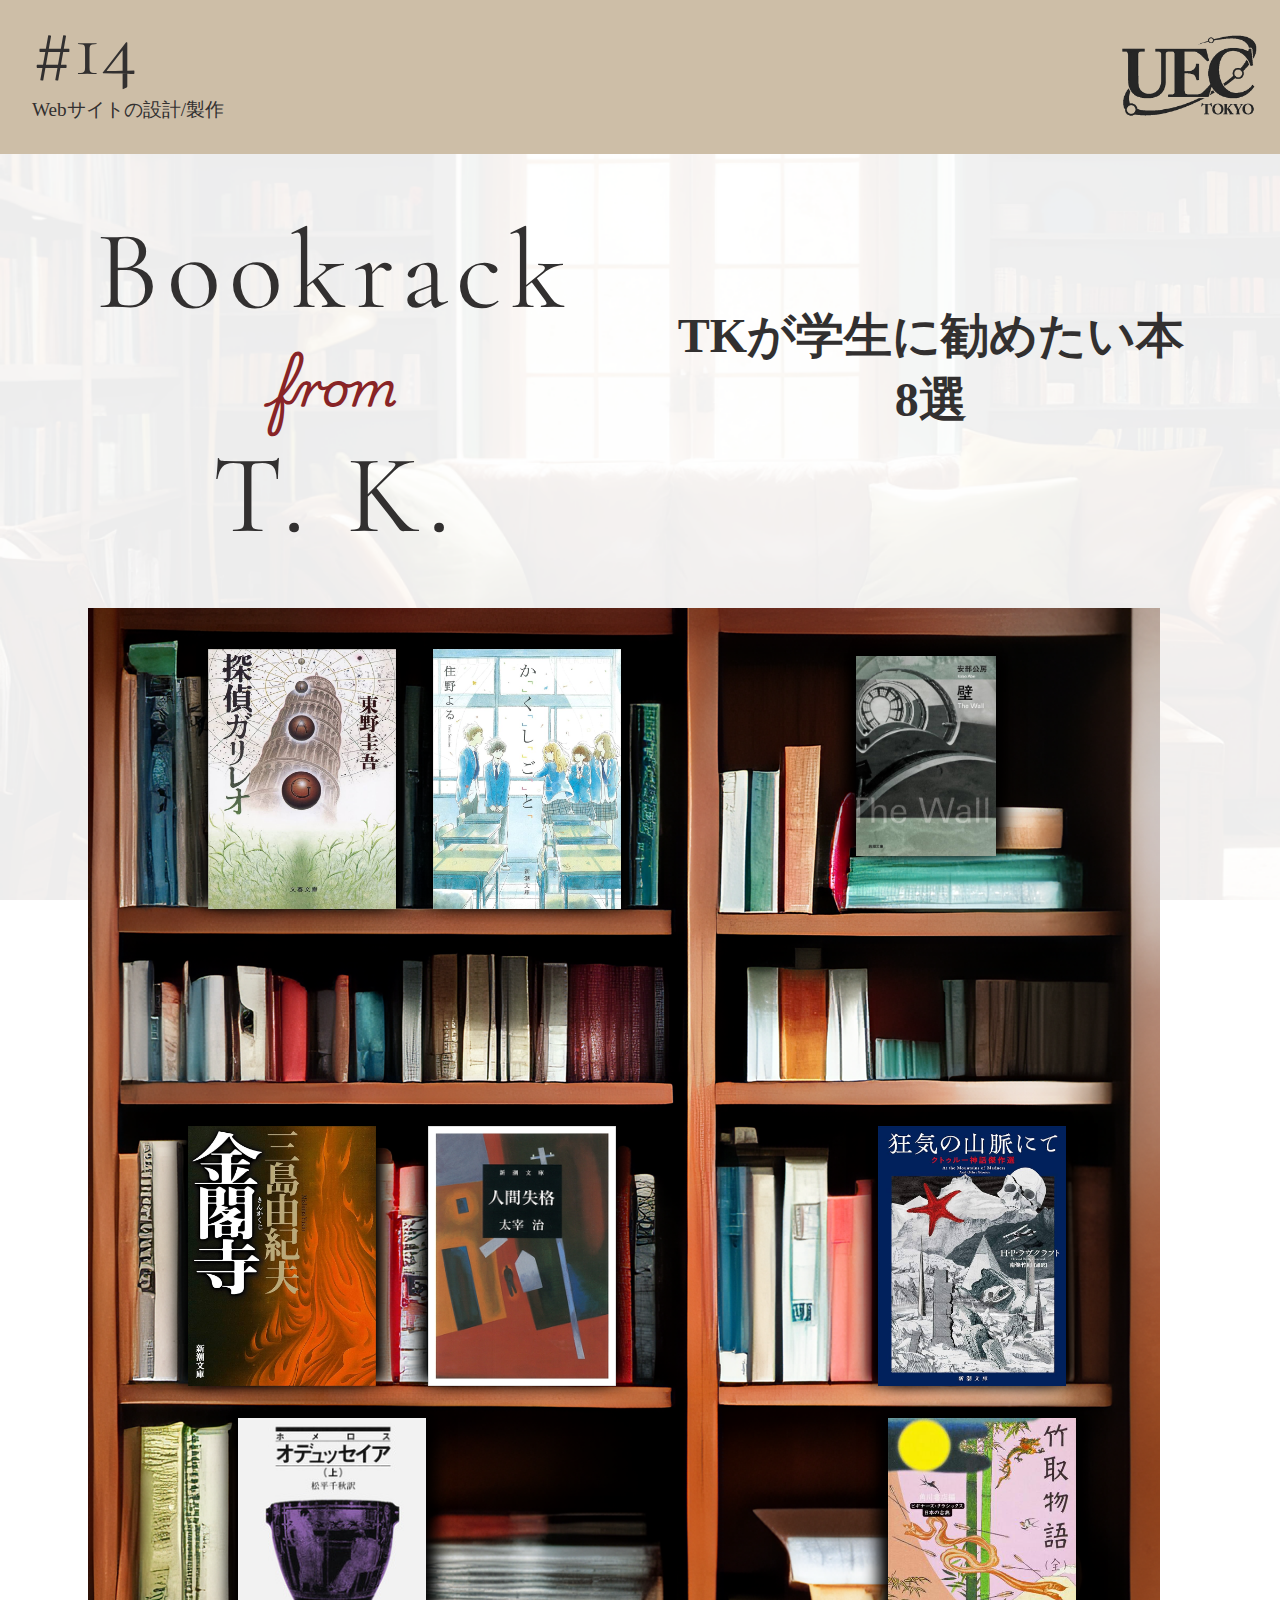
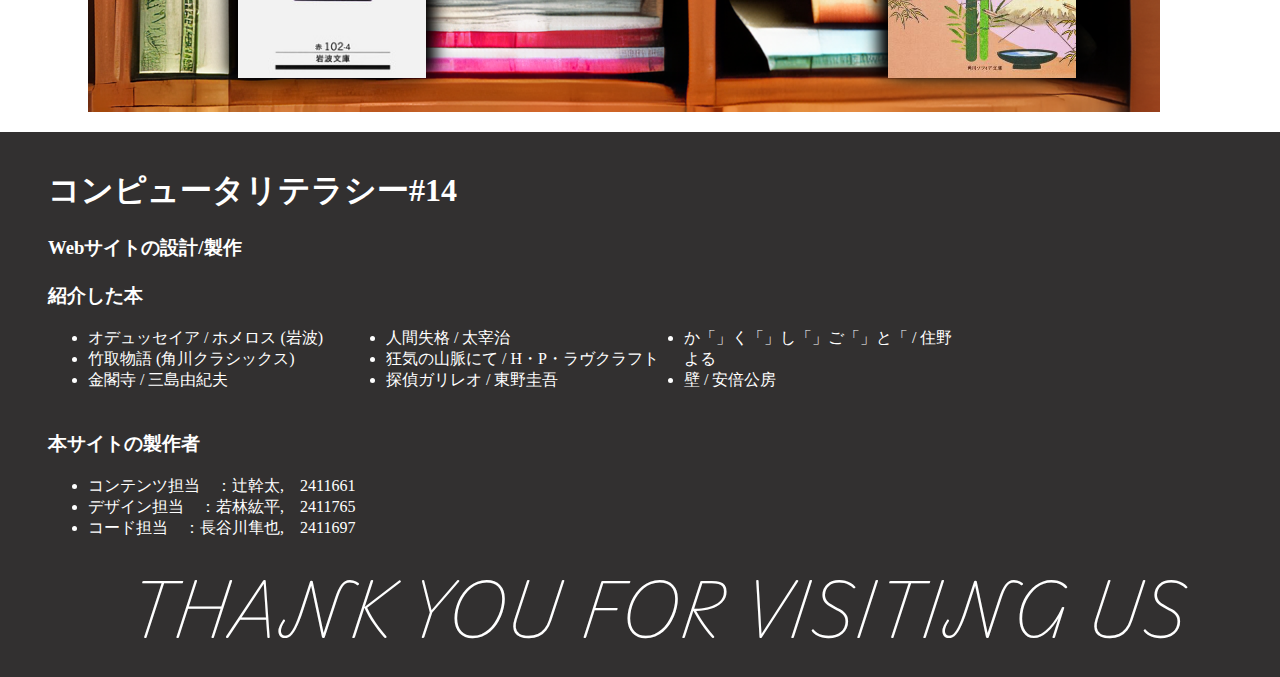
<file: index.html>
<!DOCTYPE html>
<html>

<head>
    <link rel="preconnect" href="https://fonts.googleapis.com">
    <link rel="preconnect" href="https://fonts.gstatic.com" crossorigin>
    <link href="https://fonts.googleapis.com/css2?family=Cormorant+Garamond:ital,wght@0,300;0,400;0,500;0,600;0,700;1,300;1,400;1,500;1,600;1,700&family=Playwrite+CU:wght@100..400&family=Playwrite+DK+Uloopet:wght@100..400&display=swap" rel="stylesheet">
    <link rel="stylesheet" href="style.css">
    <meta charset="utf-8">
    <title>TKが学生に勧めたい本8選</title>
    <style type="text/css">

    </style>
</head>

<body>
    <div class="main">
        <header class="fit">
            <div class="flex between">
                <div>
                    <span class="number">#14</span><br>
                    <span class="jb">
                        Webサイトの設計/製作
                    </span>
                </div>
                <div class="uec">
                    <img src="images/uec_mark.png" , width="150" , height="150">
                </div>
            </div>
        </header>
        <section>
            <dvi class="flex between">
                <dvi class="bftk">
                    <dvi class="btk">
                        <p>Bookrack</p>
                    </dvi>
                    <dvi class="from">
                        <p>from</p>
                    </dvi>
                    <dvi class="btk">
                        <p>T. K.</p>
                    </dvi>
                </dvi>
                <dvi class="subtitle">
                    <h4>
                        <p>TKが学生に勧めたい本<br>8選</p>
                    </h4>
                </dvi>
            </dvi>
            <dvi class="bookrack">
                <dvi class="relative">
                    <img src="images/bookrack.png" width="1072">
                    <a href="pages/odhu.html" class="button">
                        <img src="images/covers/odhu.jpg" class="book1 cover" id="cover1">
                    </a>
                    <a href="pages/taketori.html" class="button">
                        <img src="images/covers/taketori.jpg" class="book2 cover" id="cover2">
                    </a>
                    <a href="pages/kinkakuji.html" class="button">
                        <img src="images/covers/kinkakuji.jpg" class="book3 cover" id="cover3">
                    </a>
                    <a href="pages/ningen.html" class="button">
                        <img src="images/covers/ningen.jpg" class="book4 cover" id="cover4">
                    </a>
                    <a href="pages/kyouki.html" class="button">
                        <img src="images/covers/kyouki.jpg" class="book5 cover" id="cover5">
                    </a>
                    <a href="pages/garireo.html" class="button">
                        <img src="images/covers/garireo.jpg" class="book6 cover" id="cover6">
                    </a>
                    <a href="pages/kakushigoto.html" class="button">
                        <img src="images/covers/kakushigoto.jpg" class="book7 cover" id="cover7">
                    </a>
                    <a href="pages/kabe.html" class="button">
                        <img src="images/covers/kabe.jpg" class="book8 cover" id="cover8">
                    </a>
                </dvi>
            </dvi>
        </section>
        <footer>
            <h1>
                コンピュータリテラシー#14<br>
            </h1>
            <h3>Webサイトの設計/製作<br><br> 紹介した本
            </h3>
            <ul class="fourcolumn">
                <li>オデュッセイア / ホメロス (岩波)</li>
                <li>竹取物語 (角川クラシックス)</li>
                <li>金閣寺 / 三島由紀夫</li>
                <li>人間失格 / 太宰治</li>
                <li>狂気の山脈にて / H・P・ラヴクラフト</li>
                <li>探偵ガリレオ / 東野圭吾</li>
                <li>か「」く「」し「」ご「」と「 / 住野よる</li>
                <li>壁 / 安倍公房</li>
            </ul>
            <h3>
                <br> 本サイトの製作者
            </h3>
            <ul>
                <li>コンテンツ担当　：辻幹太,　2411661</li>
                <li>デザイン担当　：若林紘平,　2411765</li>
                <li>コード担当　：長谷川隼也,　2411697</li>
            </ul>
            <dvi class="thank">THANK YOU FOR VISITING US</dvi>
        </footer>
    </div>

    <script src="script.js"></script>
</body>
<!--担当：若林-->

</html>
</file>
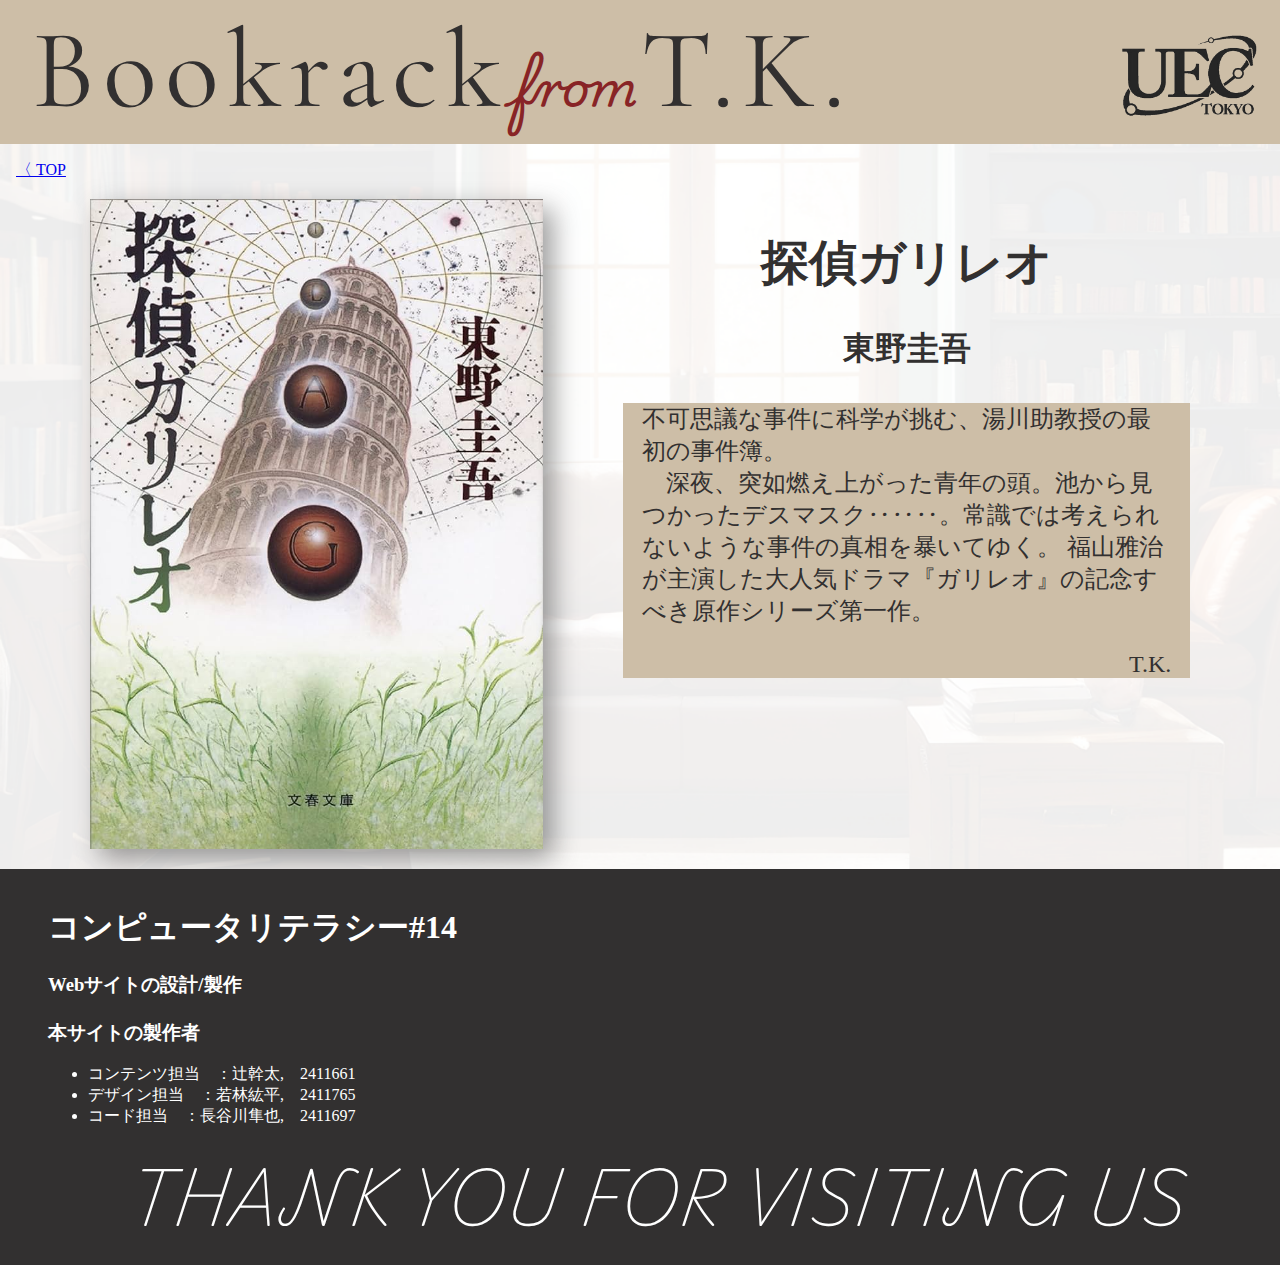
<file: pages/garireo.html>
<!DOCTYPE html>
<html>

<head>
    <link rel="preconnect" href="https://fonts.googleapis.com">
    <link rel="preconnect" href="https://fonts.gstatic.com" crossorigin>
    <link href="https://fonts.googleapis.com/css2?family=Cormorant+Garamond:ital,wght@0,300;0,400;0,500;0,600;0,700;1,300;1,400;1,500;1,600;1,700&family=Playwrite+CU:wght@100..400&family=Playwrite+DK+Uloopet:wght@100..400&display=swap" rel="stylesheet">
    <link rel="stylesheet" href="../style.css">
    <meta charset="utf-8">
    <title>探偵ガリレオ / 東野圭吾</title>
</head>

<body>
    <div class="main">
        <header>
            <div class="flex between">
                <p style="margin-top: auto;"><span class="btk">Bookrack</span> <span class="from">from</span> <span class="btk">T.K.</span></p>
                <div class="uec">
                    <img src="../images/uec_mark.png" , width="150" , height="150">
                </div>
            </div>
        </header>
        <section>
            <a href="../index.html">&#12296 TOP</a><br><br>
            <div class="center">
                <div><img class="bookcover" src="../images/covers/garireo.jpg"></div>
                <div>
                    <div class="text">
                        <h1 class="title">探偵ガリレオ</h1>
                        <h3 class="author">東野圭吾</h3>
                        <div class="textbox">

                            <p class="maintex">
                                不可思議な事件に科学が挑む、湯川助教授の最初の事件簿。<br> 　深夜、突如燃え上がった青年の頭。池から見つかったデスマスク‥‥‥。常識では考えられないような事件の真相を暴いてゆく。 福山雅治が主演した大人気ドラマ『ガリレオ』の記念すべき原作シリーズ第一作。
                            </p>
                            <p class="sighn">T.K.</p>
                        </div>
                    </div>
                </div>
            </div>
        </section>
        <footer>
            <h1>
                コンピュータリテラシー#14<br>
            </h1>
            <h3>Webサイトの設計/製作<br><br> 本サイトの製作者
            </h3>
            <ul>
                <li>コンテンツ担当　：辻幹太,　2411661</li>
                <li>デザイン担当　：若林紘平,　2411765</li>
                <li>コード担当　：長谷川隼也,　2411697</li>
            </ul>
            <dvi class="thank">THANK YOU FOR VISITING US</dvi>
        </footer>
    </div>
</body>
<!--担当：辻-->

</html>
</file>
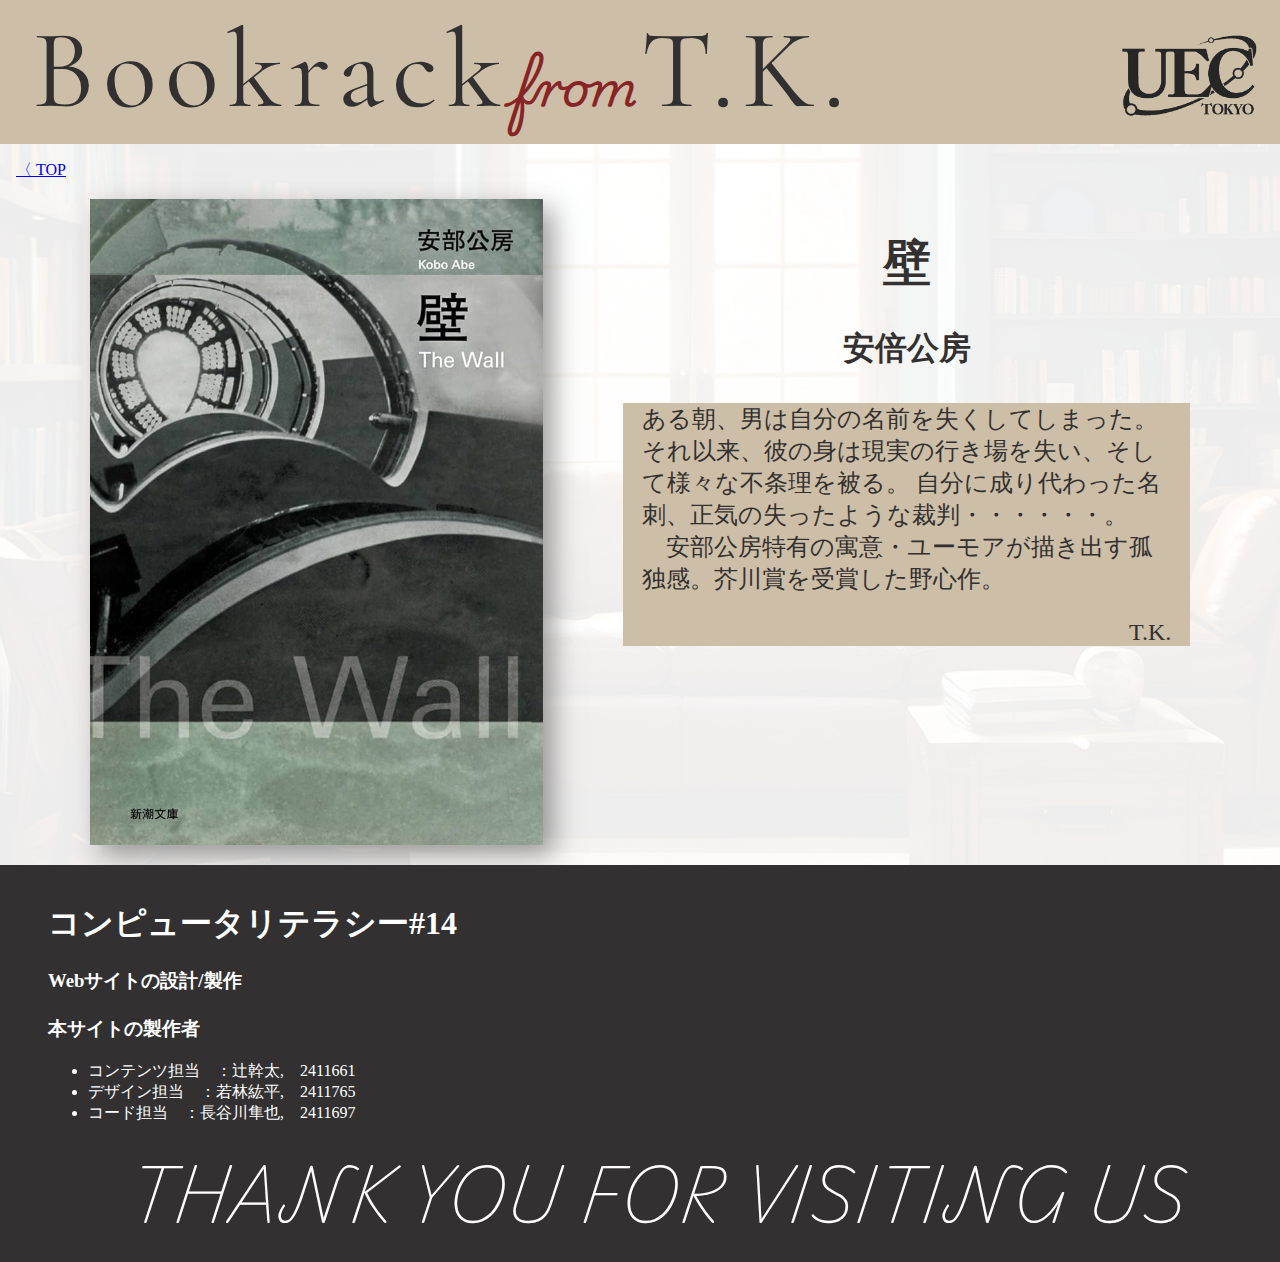
<file: pages/kabe.html>
<!DOCTYPE html>
<html>

<head>
    <link rel="preconnect" href="https://fonts.googleapis.com">
    <link rel="preconnect" href="https://fonts.gstatic.com" crossorigin>
    <link href="https://fonts.googleapis.com/css2?family=Cormorant+Garamond:ital,wght@0,300;0,400;0,500;0,600;0,700;1,300;1,400;1,500;1,600;1,700&family=Playwrite+CU:wght@100..400&family=Playwrite+DK+Uloopet:wght@100..400&display=swap" rel="stylesheet">
    <link rel="stylesheet" href="../style.css">
    <meta charset="utf-8">
    <title>壁 / 安倍公房-</title>
</head>

<body>
    <div class="main">
        <header>
            <div class="flex between">
                <p style="margin-top: auto;"><span class="btk">Bookrack</span> <span class="from">from</span> <span class="btk">T.K.</span></p>
                <div class="uec">
                    <img src="../images/uec_mark.png" , width="150" , height="150">
                </div>
            </div>
        </header>
        <section>
            <a href="../index.html">&#12296 TOP</a><br><br>
            <div class="center">
                <div><img class="bookcover" src="../images/covers/kabe.jpg"></div>
                <div>
                    <div class="text">
                        <h1 class="title">壁</h1>
                        <h3 class="author">安倍公房</h3>
                        <div class="textbox">

                            <p class="maintex">
                                ある朝、男は自分の名前を失くしてしまった。それ以来、彼の身は現実の行き場を失い、そして様々な不条理を被る。 自分に成り代わった名刺、正気の失ったような裁判・・・・・・。
                                <br> 　安部公房特有の寓意・ユーモアが描き出す孤独感。芥川賞を受賞した野心作。
                            </p>
                            <p class="sighn">T.K.</p>
                        </div>
                    </div>
                </div>
            </div>
        </section>
        <footer>
            <h1>
                コンピュータリテラシー#14<br>
            </h1>
            <h3>Webサイトの設計/製作<br><br> 本サイトの製作者
            </h3>
            <ul>
                <li>コンテンツ担当　：辻幹太,　2411661</li>
                <li>デザイン担当　：若林紘平,　2411765</li>
                <li>コード担当　：長谷川隼也,　2411697</li>
            </ul>
            <dvi class="thank">THANK YOU FOR VISITING US</dvi>
        </footer>
    </div>
</body>
<!--担当：辻-->

</html>
</file>
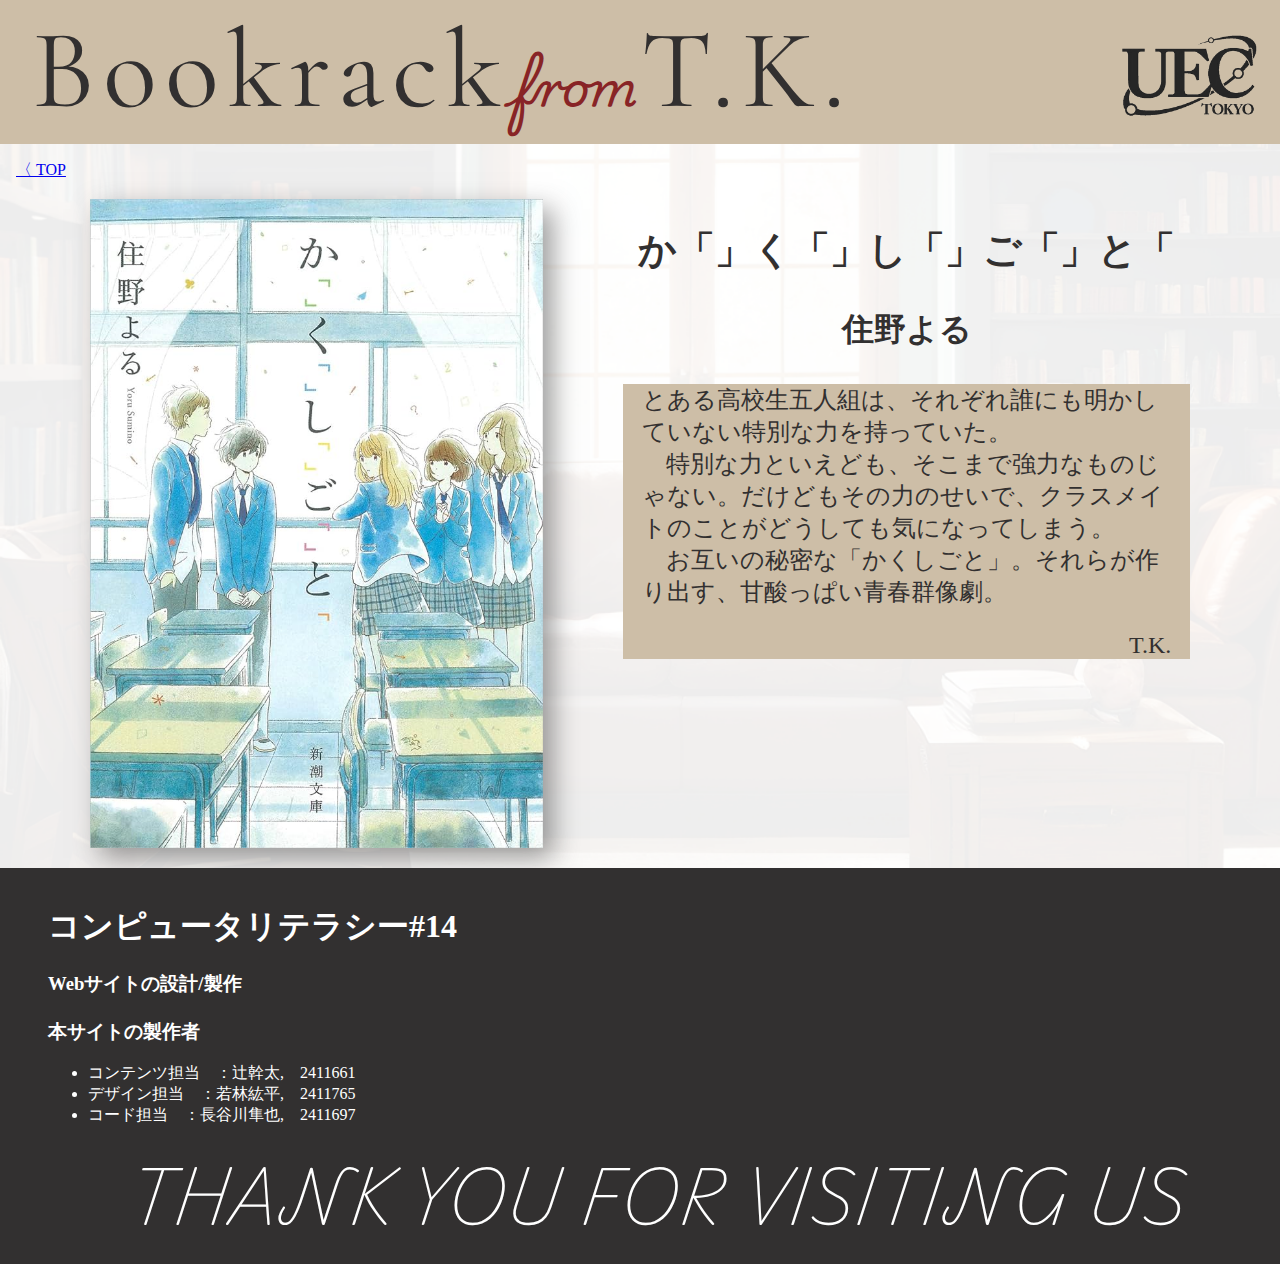
<file: pages/kakushigoto.html>
<!DOCTYPE html>
<html>

<head>
    <link rel="preconnect" href="https://fonts.googleapis.com">
    <link rel="preconnect" href="https://fonts.gstatic.com" crossorigin>
    <link href="https://fonts.googleapis.com/css2?family=Cormorant+Garamond:ital,wght@0,300;0,400;0,500;0,600;0,700;1,300;1,400;1,500;1,600;1,700&family=Playwrite+CU:wght@100..400&family=Playwrite+DK+Uloopet:wght@100..400&display=swap" rel="stylesheet">
    <link rel="stylesheet" href="../style.css">
    <meta charset="utf-8">
    <title>か「」く「」し「」ご「」と「 / 住野よる</title>
</head>

<body>
    <div class="main">
        <header>
            <div class="flex between">
                <p style="margin-top: auto;"><span class="btk">Bookrack</span> <span class="from">from</span> <span class="btk">T.K.</span></p>
                <div class="uec">
                    <img src="../images/uec_mark.png" , width="150" , height="150">
                </div>
            </div>
        </header>
        <section>
            <a href="../index.html">&#12296 TOP</a><br><br>
            <div class="center">
                <div><img class="bookcover" src="../images/covers/kakushigoto.jpg"></div>
                <div>
                    <div class="text">
                        <h1 class="title" style="font-size: 2.4rem;">か「」く「」し「」ご「」と「</h1>
                        <h3 class="author">住野よる</h3>
                        <div class="textbox">

                            <p class="maintex">
                                とある高校生五人組は、それぞれ誰にも明かしていない特別な力を持っていた。<br> 　特別な力といえども、そこまで強力なものじゃない。だけどもその力のせいで、クラスメイトのことがどうしても気になってしまう。
                                <br> 　お互いの秘密な「かくしごと」。それらが作り出す、甘酸っぱい青春群像劇。
                            </p>
                            <p class="sighn">T.K.</p>
                        </div>
                    </div>
                </div>
            </div>
        </section>
        <footer>
            <h1>
                コンピュータリテラシー#14<br>
            </h1>
            <h3>Webサイトの設計/製作<br><br> 本サイトの製作者
            </h3>
            <ul>
                <li>コンテンツ担当　：辻幹太,　2411661</li>
                <li>デザイン担当　：若林紘平,　2411765</li>
                <li>コード担当　：長谷川隼也,　2411697</li>
            </ul>
            <dvi class="thank">THANK YOU FOR VISITING US</dvi>
        </footer>
    </div>
</body>
<!--担当：辻-->

</html>
</file>
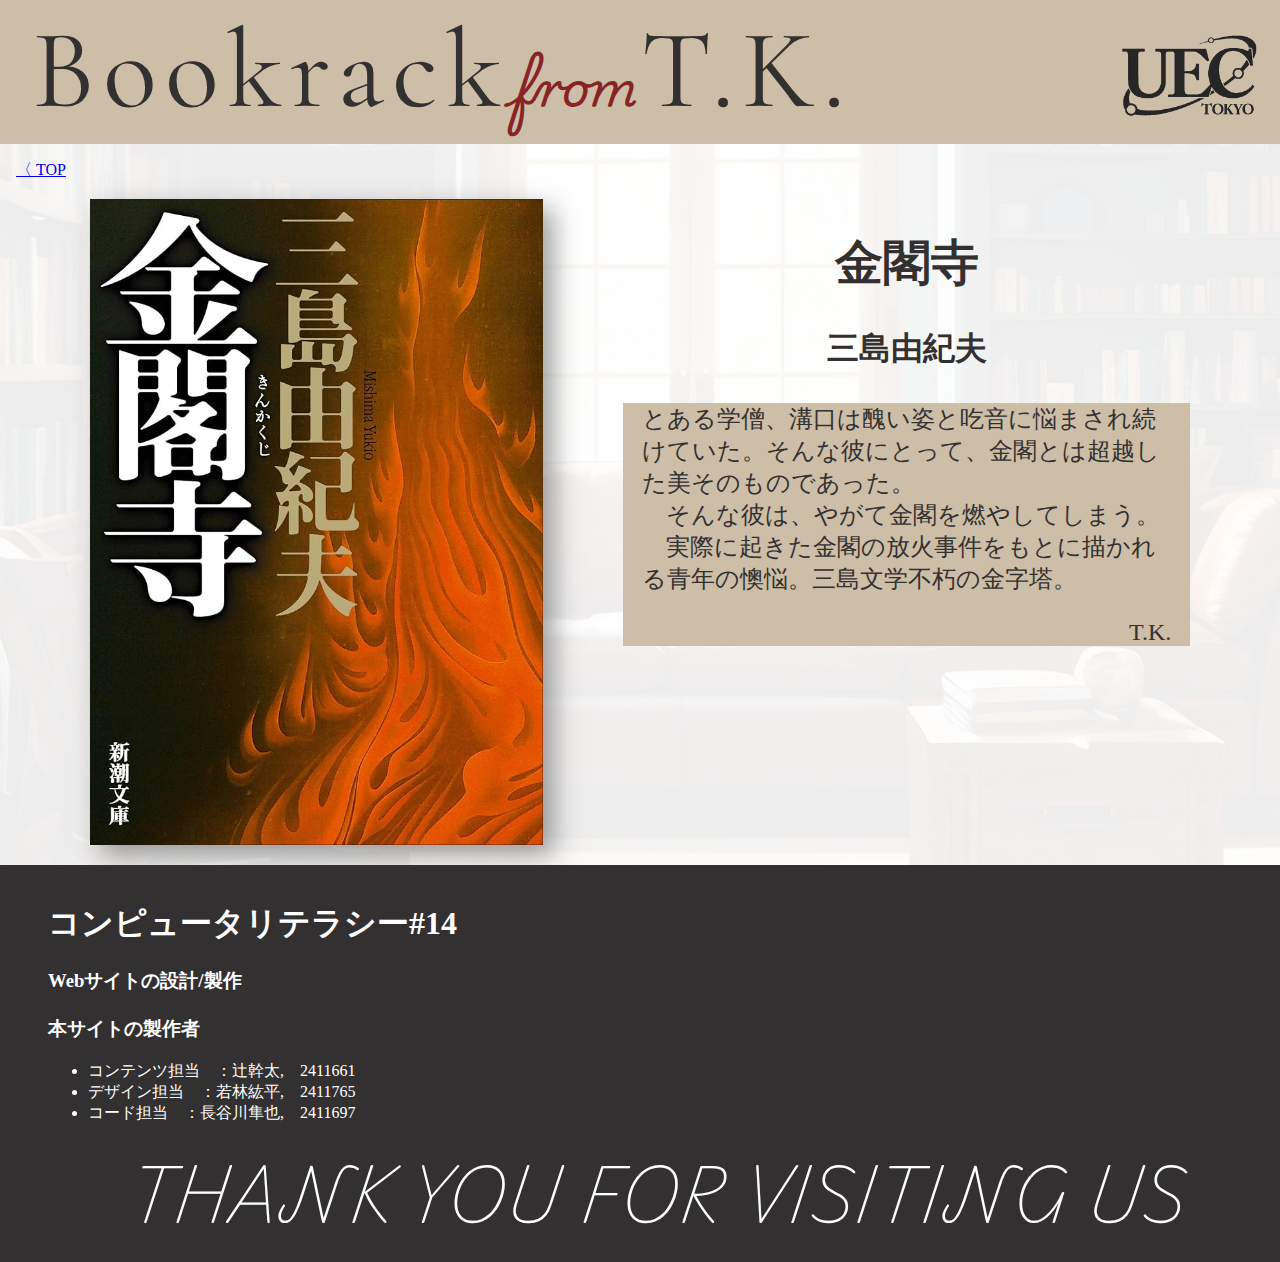
<file: pages/kinkakuji.html>
<!DOCTYPE html>
<html>

<head>
    <link rel="preconnect" href="https://fonts.googleapis.com">
    <link rel="preconnect" href="https://fonts.gstatic.com" crossorigin>
    <link href="https://fonts.googleapis.com/css2?family=Cormorant+Garamond:ital,wght@0,300;0,400;0,500;0,600;0,700;1,300;1,400;1,500;1,600;1,700&family=Playwrite+CU:wght@100..400&family=Playwrite+DK+Uloopet:wght@100..400&display=swap" rel="stylesheet">
    <link rel="stylesheet" href="../style.css">
    <meta charset="utf-8">
    <title>金閣寺 / 三島由紀夫</title>
</head>

<body>
    <div class="main">
        <header>
            <div class="flex between">
                <p style="margin-top: auto;"><span class="btk">Bookrack</span> <span class="from">from</span> <span class="btk">T.K.</span></p>
                <div class="uec">
                    <img src="../images/uec_mark.png" , width="150" , height="150">
                </div>
            </div>
        </header>
        <section>
            <a href="../index.html">&#12296 TOP</a><br><br>
            <div class="center">
                <div><img class="bookcover" src="../images/covers/kinkakuji.jpg"></div>
                <div>
                    <div class="text">
                        <h1 class="title">金閣寺</h1>
                        <h3 class="author">三島由紀夫</h3>
                        <div class="textbox">

                            <p class="maintex">
                                とある学僧、溝口は醜い姿と吃音に悩まされ続けていた。そんな彼にとって、金閣とは超越した美そのものであった。<br> 　そんな彼は、やがて金閣を燃やしてしまう。
                                <br> 　実際に起きた金閣の放火事件をもとに描かれる青年の懊悩。三島文学不朽の金字塔。
                            </p>
                            <p class="sighn">T.K.</p>
                        </div>
                    </div>
                </div>
            </div>
        </section>
        <footer>
            <h1>
                コンピュータリテラシー#14<br>
            </h1>
            <h3>Webサイトの設計/製作<br><br> 本サイトの製作者
            </h3>
            <ul>
                <li>コンテンツ担当　：辻幹太,　2411661</li>
                <li>デザイン担当　：若林紘平,　2411765</li>
                <li>コード担当　：長谷川隼也,　2411697</li>
            </ul>
            <dvi class="thank">THANK YOU FOR VISITING US</dvi>
        </footer>
    </div>
</body>
<!--担当：長谷川-->

</html>
</file>
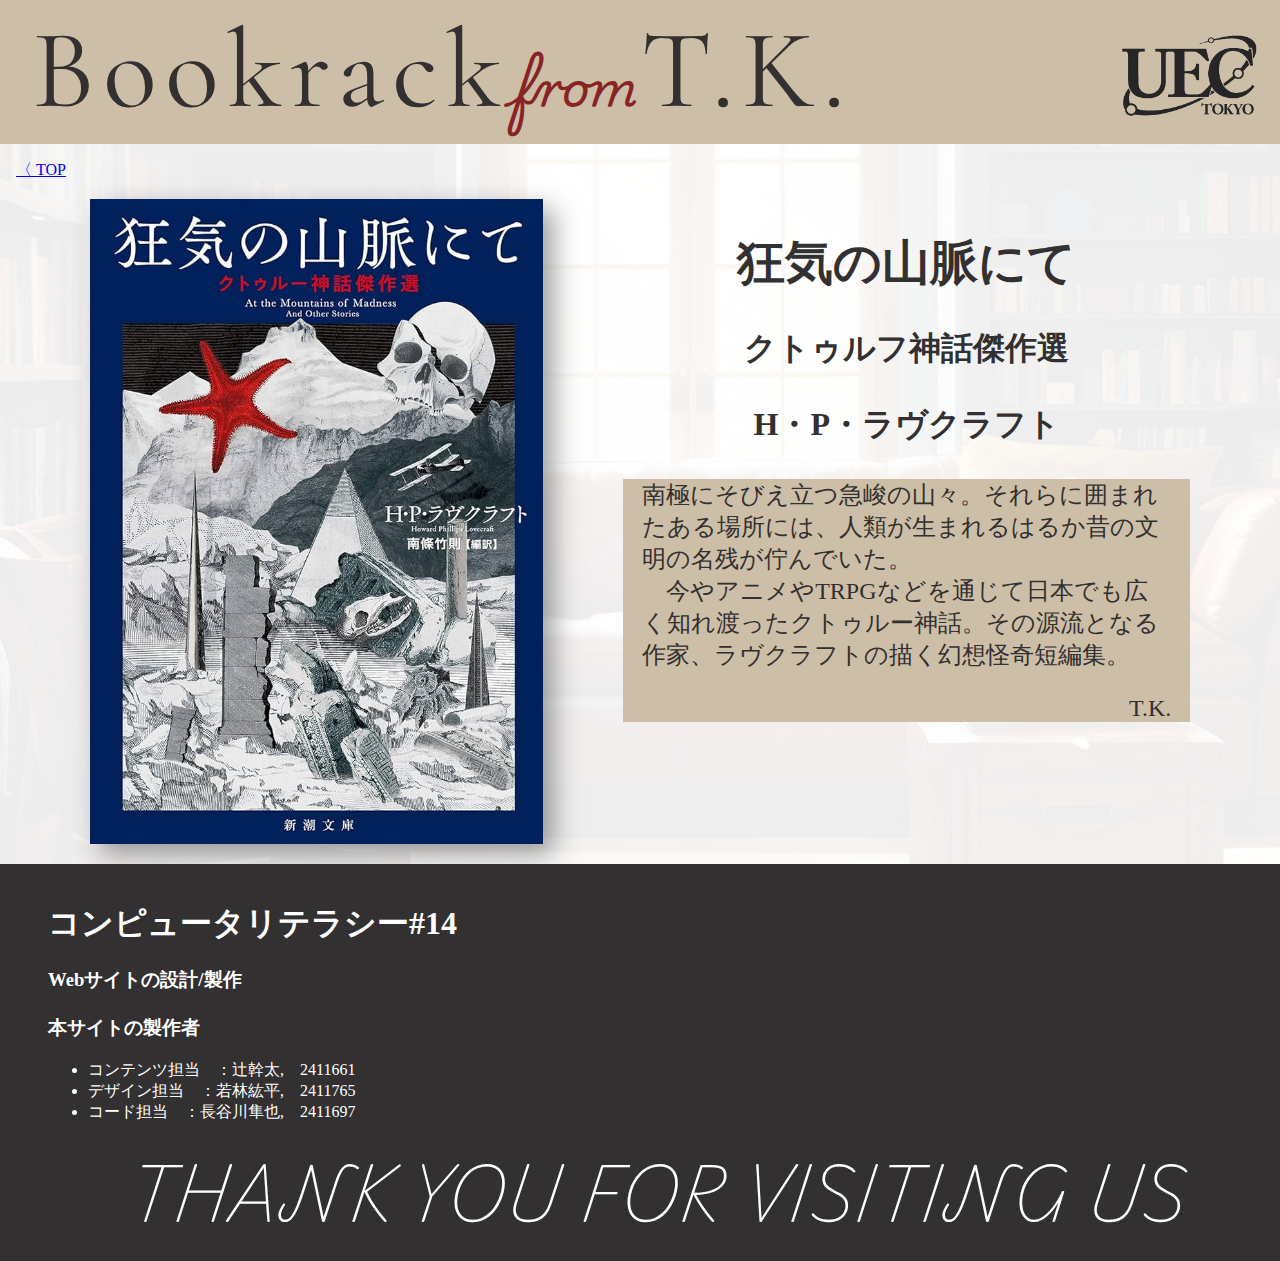
<file: pages/kyouki.html>
<!DOCTYPE html>
<html>

<head>
    <link rel="preconnect" href="https://fonts.googleapis.com">
    <link rel="preconnect" href="https://fonts.gstatic.com" crossorigin>
    <link href="https://fonts.googleapis.com/css2?family=Cormorant+Garamond:ital,wght@0,300;0,400;0,500;0,600;0,700;1,300;1,400;1,500;1,600;1,700&family=Playwrite+CU:wght@100..400&family=Playwrite+DK+Uloopet:wght@100..400&display=swap" rel="stylesheet">
    <link rel="stylesheet" href="../style.css">
    <meta charset="utf-8">
    <title>狂気の山脈にて / H・P・ラヴクラフト</title>
</head>

<body>
    <div class="main">
        <header>
            <div class="flex between">
                <p style="margin-top: auto;"><span class="btk">Bookrack</span> <span class="from">from</span> <span class="btk">T.K.</span></p>
                <div class="uec">
                    <img src="../images/uec_mark.png" , width="150" , height="150">
                </div>
            </div>
        </header>
        <section>
            <a href="../index.html">&#12296 TOP</a><br><br>
            <div class="center">
                <div><img class="bookcover" src="../images/covers/kyouki.jpg"></div>
                <div>
                    <div class="text">
                        <h1 class="title">狂気の山脈にて</h1>
                        <h3 class="author">クトゥルフ神話傑作選</h3>
                        <h3 class="author">H・P・ラヴクラフト</h3>
                        <div class="textbox">

                            <p class="maintex">
                                南極にそびえ立つ急峻の山々。それらに囲まれたある場所には、人類が生まれるはるか昔の文明の名残が佇んでいた。<br> 　今やアニメやTRPGなどを通じて日本でも広く知れ渡ったクトゥルー神話。その源流となる作家、ラヴクラフトの描く幻想怪奇短編集。
                            </p>
                            <p class="sighn">T.K.</p>
                        </div>
                    </div>
                </div>
            </div>
        </section>
        <footer>
            <h1>
                コンピュータリテラシー#14<br>
            </h1>
            <h3>Webサイトの設計/製作<br><br> 本サイトの製作者
            </h3>
            <ul>
                <li>コンテンツ担当　：辻幹太,　2411661</li>
                <li>デザイン担当　：若林紘平,　2411765</li>
                <li>コード担当　：長谷川隼也,　2411697</li>
            </ul>
            <dvi class="thank">THANK YOU FOR VISITING US</dvi>
        </footer>
    </div>
</body>
<!--担当：長谷川-->

</html>
</file>
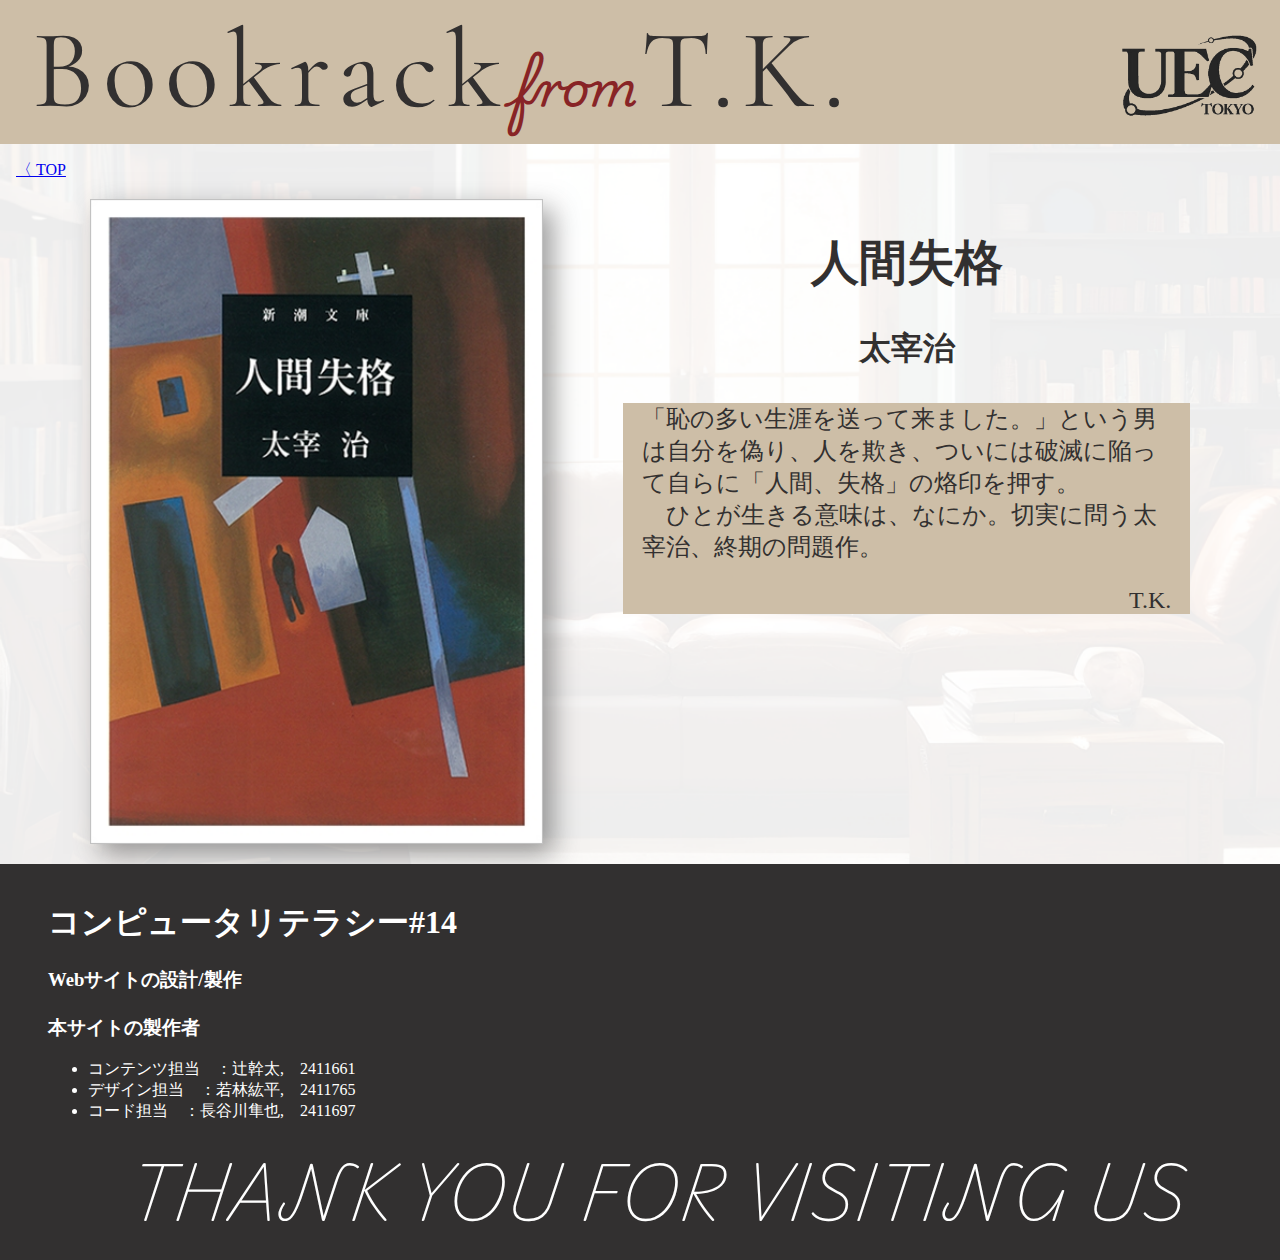
<file: pages/ningen.html>
<!DOCTYPE html>
<html>

<head>
    <link rel="preconnect" href="https://fonts.googleapis.com">
    <link rel="preconnect" href="https://fonts.gstatic.com" crossorigin>
    <link href="https://fonts.googleapis.com/css2?family=Cormorant+Garamond:ital,wght@0,300;0,400;0,500;0,600;0,700;1,300;1,400;1,500;1,600;1,700&family=Playwrite+CU:wght@100..400&family=Playwrite+DK+Uloopet:wght@100..400&display=swap" rel="stylesheet">
    <link rel="stylesheet" href="../style.css">
    <meta charset="utf-8">
    <title>人間失格 / 太宰治</title>
</head>

<body>
    <div class="main">
        <header>
            <div class="flex between">
                <p style="margin-top: auto;"><span class="btk">Bookrack</span> <span class="from">from</span> <span class="btk">T.K.</span></p>
                <div class="uec">
                    <img src="../images/uec_mark.png" , width="150" , height="150">
                </div>
            </div>
        </header>
        <section>
            <a href="../index.html">&#12296 TOP</a><br><br>
            <div class="center">
                <div><img class="bookcover" src="../images/covers/ningen.jpg"></div>
                <div>
                    <div class="text">
                        <h1 class="title">人間失格</h1>
                        <h3 class="author">太宰治</h3>
                        <div class="textbox">

                            <p class="maintex">
                                「恥の多い生涯を送って来ました。」という男は自分を偽り、人を欺き、ついには破滅に陥って自らに「人間、失格」の烙印を押す。<br> 　ひとが生きる意味は、なにか。切実に問う太宰治、終期の問題作。
                            </p>
                            <p class="sighn">T.K.</p>
                        </div>
                    </div>
                </div>
            </div>
        </section>
        <footer>
            <h1>
                コンピュータリテラシー#14<br>
            </h1>
            <h3>Webサイトの設計/製作<br><br> 本サイトの製作者
            </h3>
            <ul>
                <li>コンテンツ担当　：辻幹太,　2411661</li>
                <li>デザイン担当　：若林紘平,　2411765</li>
                <li>コード担当　：長谷川隼也,　2411697</li>
            </ul>
            <dvi class="thank">THANK YOU FOR VISITING US</dvi>
        </footer>
    </div>
</body>
<!--担当：長谷川-->

</html>
</file>
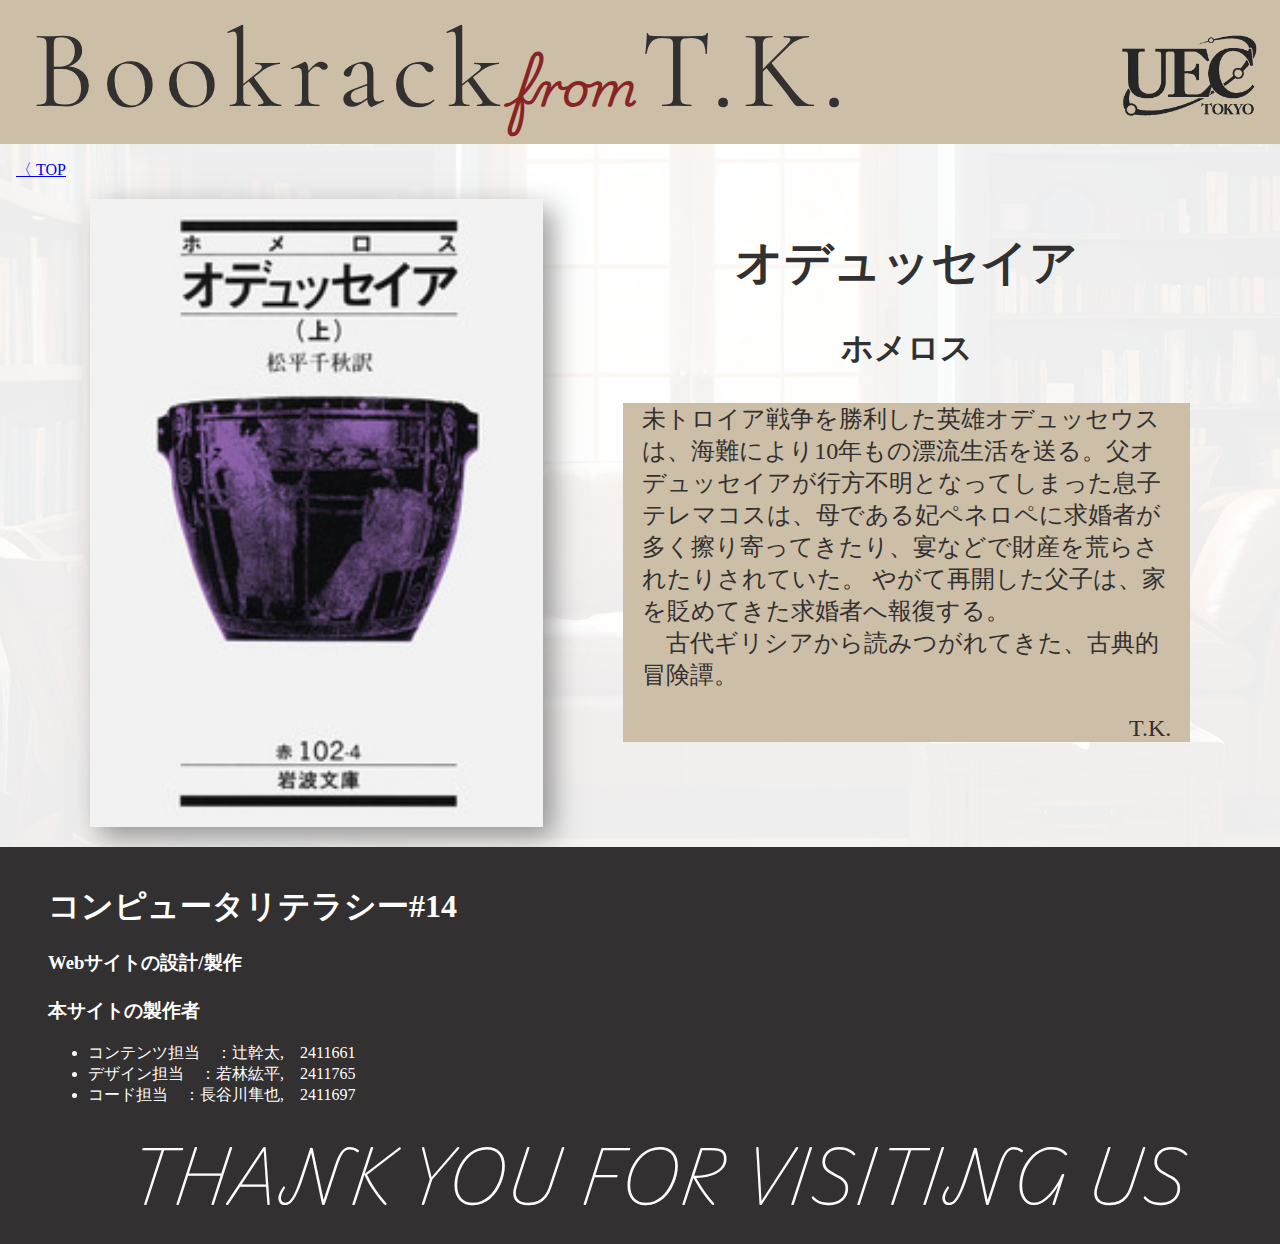
<file: pages/odhu.html>
<!DOCTYPE html>
<html>

<head>
    <link rel="preconnect" href="https://fonts.googleapis.com">
    <link rel="preconnect" href="https://fonts.gstatic.com" crossorigin>
    <link href="https://fonts.googleapis.com/css2?family=Cormorant+Garamond:ital,wght@0,300;0,400;0,500;0,600;0,700;1,300;1,400;1,500;1,600;1,700&family=Playwrite+CU:wght@100..400&family=Playwrite+DK+Uloopet:wght@100..400&display=swap" rel="stylesheet">
    <link rel="stylesheet" href="../style.css">
    <meta charset="utf-8">
    <title>オデュッセイア / ホメロス</title>
</head>

<body>
    <div class="main">
        <header>
            <div class="flex between">
                <p style="margin-top: auto;"><span class="btk">Bookrack</span> <span class="from">from</span> <span class="btk">T.K.</span></p>
                <div class="uec">
                    <img src="../images/uec_mark.png" , width="150" , height="150">
                </div>
            </div>
        </header>
        <section>
            <a href="../index.html">&#12296 TOP</a><br><br>
            <div class="center">
                <div><img class="bookcover" src="../images/covers/odhu.jpg"></div>
                <div>
                    <div class="text">
                        <h1 class="title">オデュッセイア</h1>
                        <h3 class="author">ホメロス</h3>
                        <div class="textbox">

                            <p class="maintex">
                                未トロイア戦争を勝利した英雄オデュッセウスは、海難により10年もの漂流生活を送る。父オデュッセイアが行方不明となってしまった息子テレマコスは、母である妃ペネロペに求婚者が多く擦り寄ってきたり、宴などで財産を荒らされたりされていた。 やがて再開した父子は、家を貶めてきた求婚者へ報復する。
                                <br> 　古代ギリシアから読みつがれてきた、古典的冒険譚。
                            </p>
                            <p class="sighn">T.K.</p>
                        </div>
                    </div>
                </div>
            </div>
        </section>
        <footer>
            <h1>
                コンピュータリテラシー#14<br>
            </h1>
            <h3>Webサイトの設計/製作<br><br> 本サイトの製作者
            </h3>
            <ul>
                <li>コンテンツ担当　：辻幹太,　2411661</li>
                <li>デザイン担当　：若林紘平,　2411765</li>
                <li>コード担当　：長谷川隼也,　2411697</li>
            </ul>
            <dvi class="thank">THANK YOU FOR VISITING US</dvi>
        </footer>
    </div>
</body>
<!--担当：若林-->

</html>
</file>
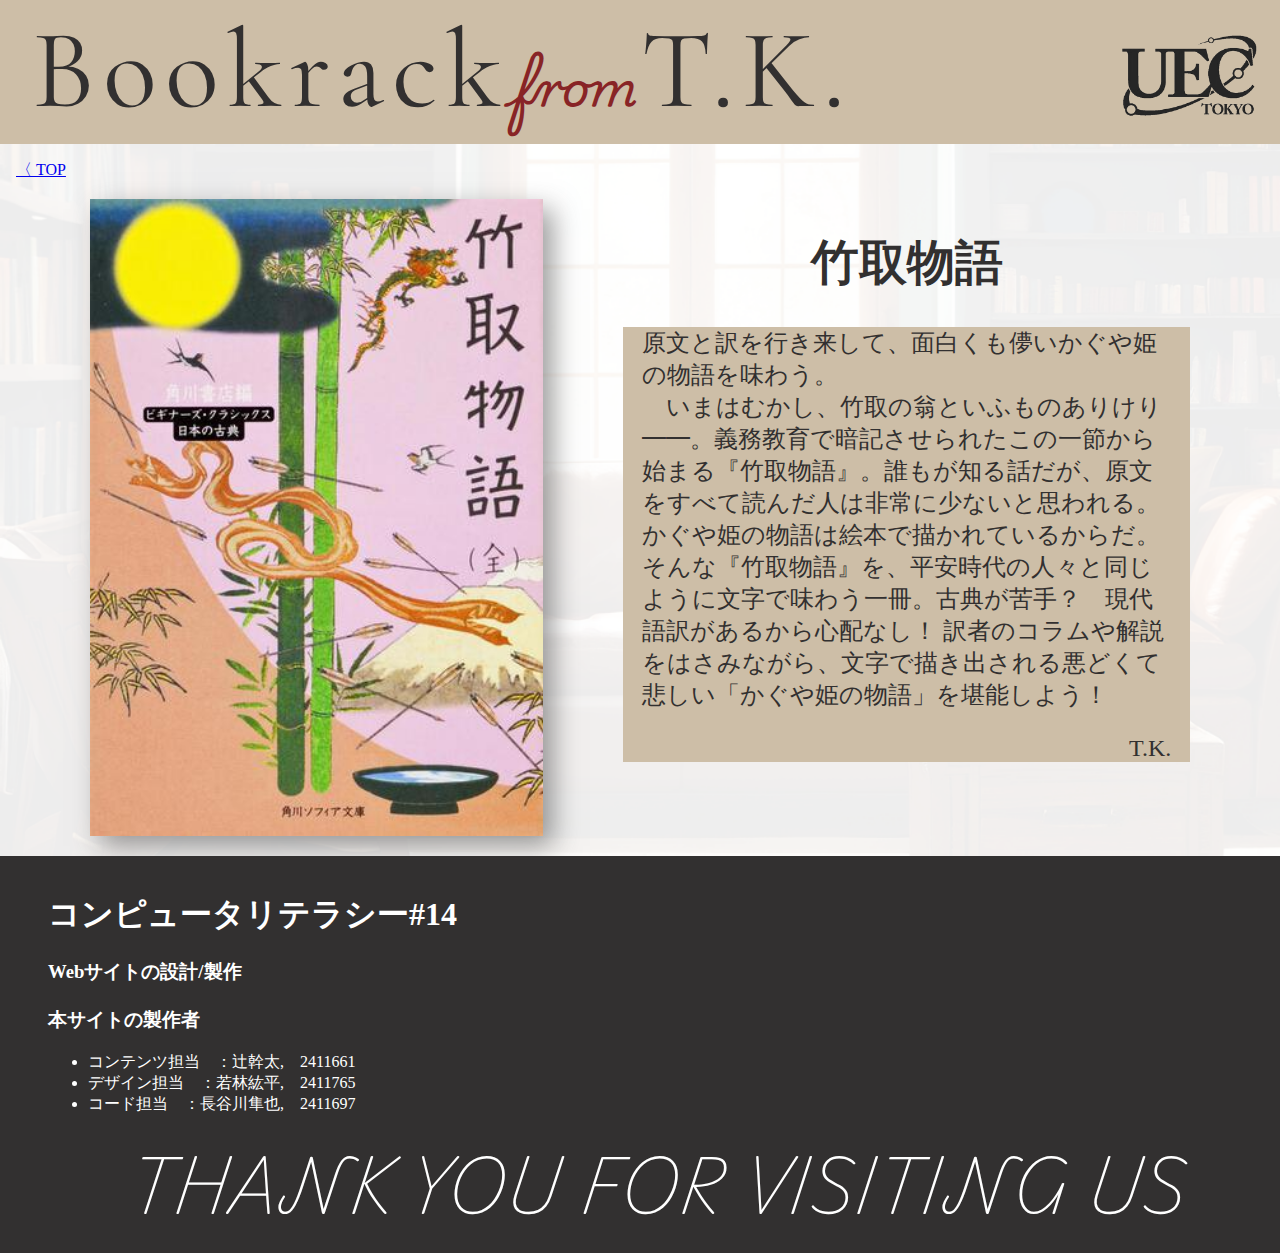
<file: pages/taketori.html>
<!DOCTYPE html>
<html>

<head>
    <link rel="preconnect" href="https://fonts.googleapis.com">
    <link rel="preconnect" href="https://fonts.gstatic.com" crossorigin>
    <link href="https://fonts.googleapis.com/css2?family=Cormorant+Garamond:ital,wght@0,300;0,400;0,500;0,600;0,700;1,300;1,400;1,500;1,600;1,700&family=Playwrite+CU:wght@100..400&family=Playwrite+DK+Uloopet:wght@100..400&display=swap" rel="stylesheet">
    <link rel="stylesheet" href="../style.css">
    <meta charset="utf-8">
    <title>竹取物語</title>
</head>

<body>
    <div class="main">
        <header>
            <div class="flex between">
                <p style="margin-top: auto;"><span class="btk">Bookrack</span> <span class="from">from</span> <span class="btk">T.K.</span></p>
                <div class="uec">
                    <img src="../images/uec_mark.png" , width="150" , height="150">
                </div>
            </div>
        </header>
        <section>
            <a href="../index.html">&#12296 TOP</a><br><br>
            <div class="center">
                <div><img class="bookcover" src="../images/covers/taketori.jpg"></div>
                <div>
                    <div class="text">
                        <h1 class="title">竹取物語</h1>
                        <h3 class="author"></h3>
                        <div class="textbox">

                            <p class="maintex">
                                原文と訳を行き来して、面白くも儚いかぐや姫の物語を味わう。<br> 　いまはむかし、竹取の翁といふものありけり━━。義務教育で暗記させられたこの一節から始まる『竹取物語』。誰もが知る話だが、原文をすべて読んだ人は非常に少ないと思われる。かぐや姫の物語は絵本で描かれているからだ。そんな『竹取物語』を、平安時代の人々と同じように文字で味わう一冊。古典が苦手？　現代語訳があるから心配なし！ 訳者のコラムや解説をはさみながら、文字で描き出される悪どくて悲しい「かぐや姫の物語」を堪能しよう！
                            </p>
                            <p class="sighn">T.K.</p>
                        </div>
                    </div>
                </div>
            </div>
        </section>
        <footer>
            <h1>
                コンピュータリテラシー#14<br>
            </h1>
            <h3>Webサイトの設計/製作<br><br> 本サイトの製作者
            </h3>
            <ul>
                <li>コンテンツ担当　：辻幹太,　2411661</li>
                <li>デザイン担当　：若林紘平,　2411765</li>
                <li>コード担当　：長谷川隼也,　2411697</li>
            </ul>
            <dvi class="thank">THANK YOU FOR VISITING US</dvi>
        </footer>
    </div>
</body>
<!--担当：若林-->

</html>
</file>
<file: style.css>
@charset "utf-8";
body {
    margin: 0rem;
    padding: 0rem;
    font-family: "Yu Gothic";
    background-image: url("images/background2.png");
    background-size: cover;
    background-attachment: fixed;
}

.main {
    display: grid;
    width: 100%;
    height: 100vh;
    grid-template-areas: "a""b""c";
    grid-template-columns: 1fr;
    grid-template-rows: 9rem 1fr 40rem
}

.flex {
    display: flex;
}

.between {
    justify-content: space-between;
}

.number {
    font-size: 5rem;
    font-family: "Cormorant Garamond", serif;
}

.siteHeader {
    display: flex;
    justify-content: space-between;
}

.btk {
    letter-spacing: 0.5rem;
    font-size: 7rem;
    font-family: "Cormorant Garamond", serif;
}

.from {
    font-size: 3rem;
    font-family: "Playwrite CU", serif;
    color: #882426;
}

.bftk {
    line-height: 0rem;
    text-align: center;
    padding-left: 5rem;
}

.center {
    display: flex;
    justify-content: center;
}

.left {
    justify-content: left;
}

.right {
    justify-content: right;
}

.subtitle {
    font-size: 3rem;
    padding-top: 5rem;
    padding-right: 5rem;
    text-align: center;
}

.title {
    font-size: 3rem;
    text-align: center;
}

.author {
    font-size: 2rem;
    text-align: center;
}

.subtitle {
    font-size: 3rem;
    padding-top: 5rem;
    padding-right: 5rem;
    text-align: center;
}

.thank {
    font-size: 4rem;
    font-family: "Playwrite DK Uloopet";
    font-weight: 100;
    display: flex;
    justify-content: center;
    padding-top: 0rem;
}

.bookrack {
    display: flex;
    justify-content: center;
}

.uec {
    padding-right: 1rem;
}

.jb {
    font-size: 1.2rem;
}

header {
    grid-area: a;
    background-color: #cdbea7;
    padding: 0rem;
    padding-left: 2rem;
    color: #323030
}

section {
    grid-area: b;
    padding: 1rem;
    color: #323030
}

footer {
    grid-area: c;
    background-color: #323030;
    padding: 1rem;
    padding-left: 3rem;
    color: #ffffff;
    height: fit-content;
}

.fourcolumn {
    column-count: 4;
}

address {
    text-align: right
}

.bookcover {
    width: 12cm;
    margin: auto;
    box-shadow: 10px 10px 25px 0 rgba(59, 59, 59, 0.5);
}

.text {
    width: 15cm;
    margin-left: 5em;
}

.textbox {
    background-color: #cdbea7;
    border-color: #cdbea7;
}

.maintex {
    font-size: 1.5rem;
    font-family: "Yu Gothic";
    margin: 0.5cm;
}

.sighn {
    text-align: right;
    font-size: 1.5rem;
    margin-right: 0.5cm;
}

.relative {
    position: relative;
}

.book1 {
    position: absolute;
    bottom: 38px;
    left: 150px;
    width: 188px;
    height: 260px;
}

.book2 {
    position: absolute;
    bottom: 38px;
    left: 800px;
    width: 188px;
    height: 260px;
}

.book3 {
    position: absolute;
    bottom: 330px;
    left: 100px;
    width: 188px;
    height: 260px;
}

.book4 {
    position: absolute;
    bottom: 330px;
    left: 340px;
    width: 188;
    width: 188px;
    height: 260px;
}

.book5 {
    position: absolute;
    bottom: 330px;
    left: 790px;
    width: 188px;
    height: 260px;
}

.book6 {
    position: absolute;
    bottom: 807px;
    left: 120px;
    width: 188px;
    height: 260px;
}

.book7 {
    position: absolute;
    bottom: 807px;
    left: 345px;
    width: 188px;
    height: 260px;
}

.book8 {
    position: absolute;
    bottom: 860px;
    left: 768px;
    width: 140px;
    height: 200px;
}

.button {
    display: inline-block;
}

.black {
    background-color: black;
}

.button img {
    display: block;
}

.cover {
    box-shadow: 10px -3px 15px 0 rgba(0, 0, 0, 1.0), -10px -3px 15px 0 rgba(0, 0, 0, 1.0);
}

.fit {
    height: fit-content;
}


/*担当：若林・長谷川*/
</file>
